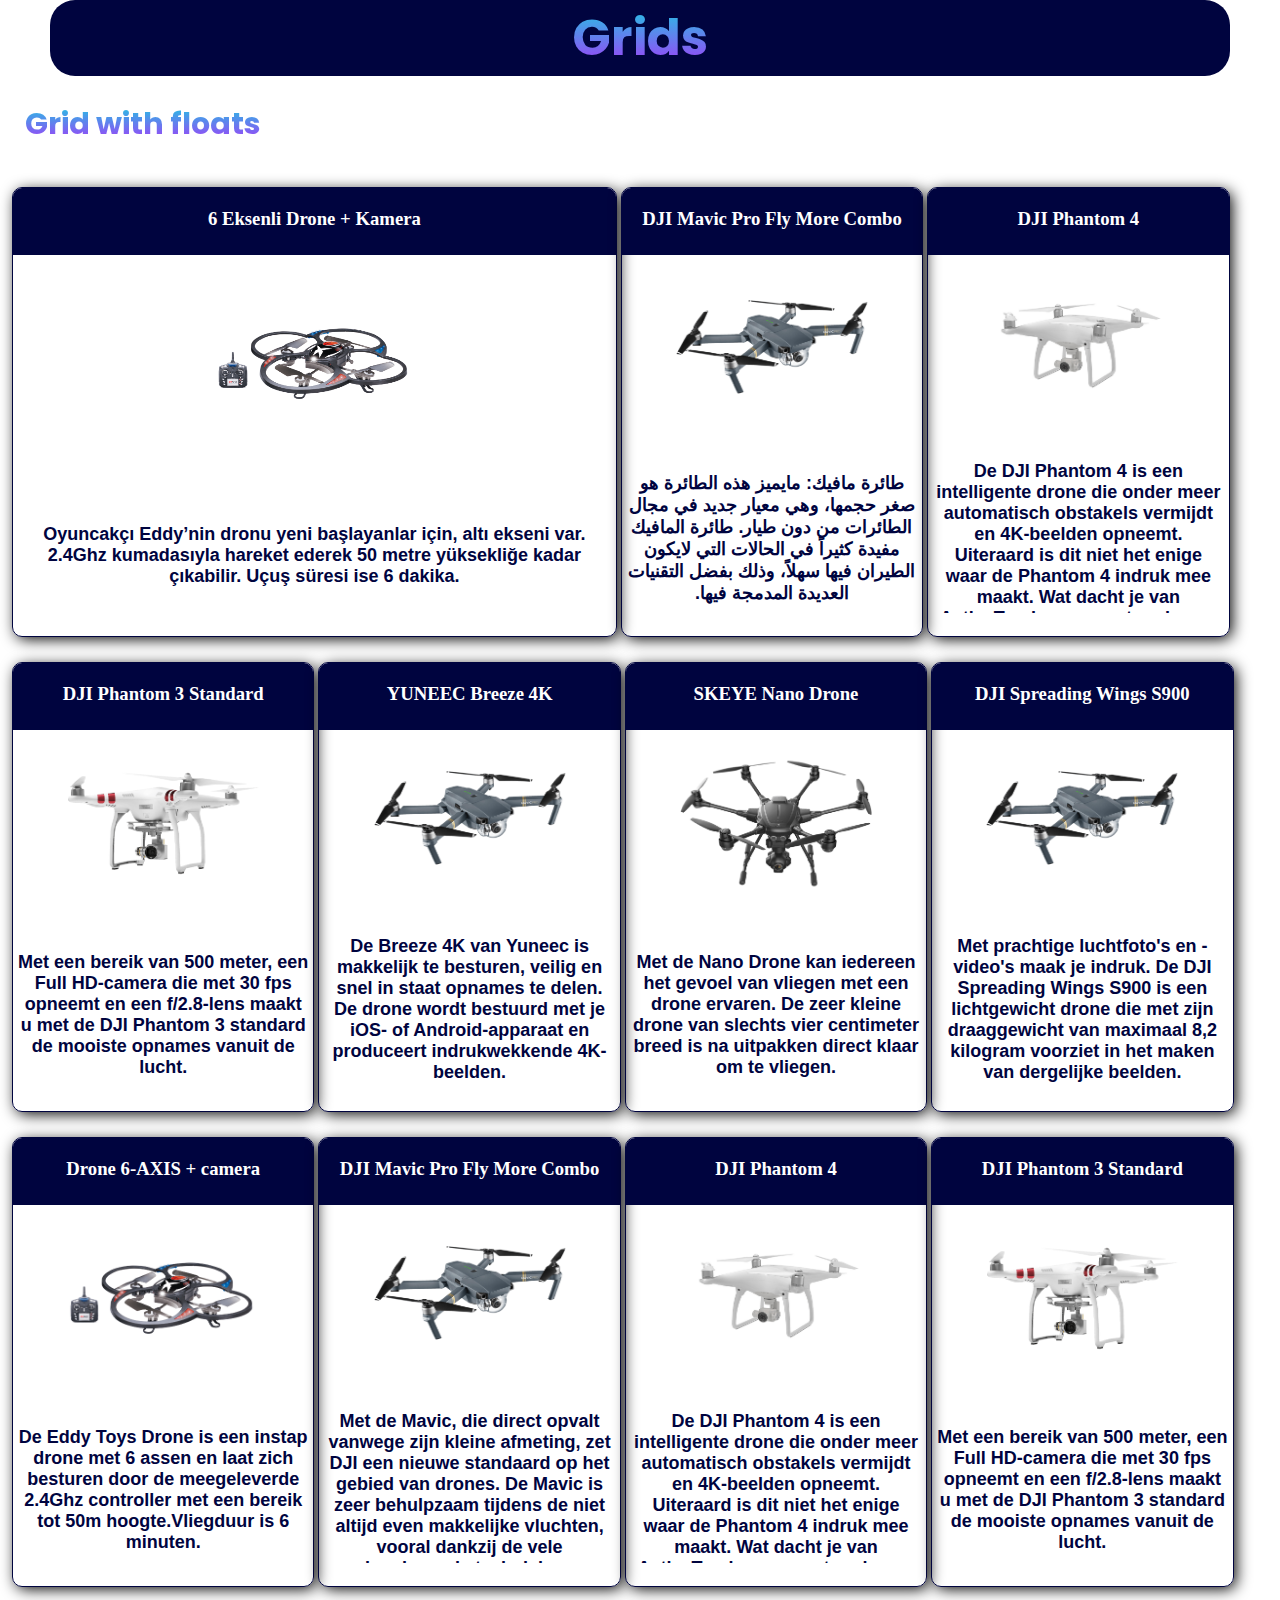
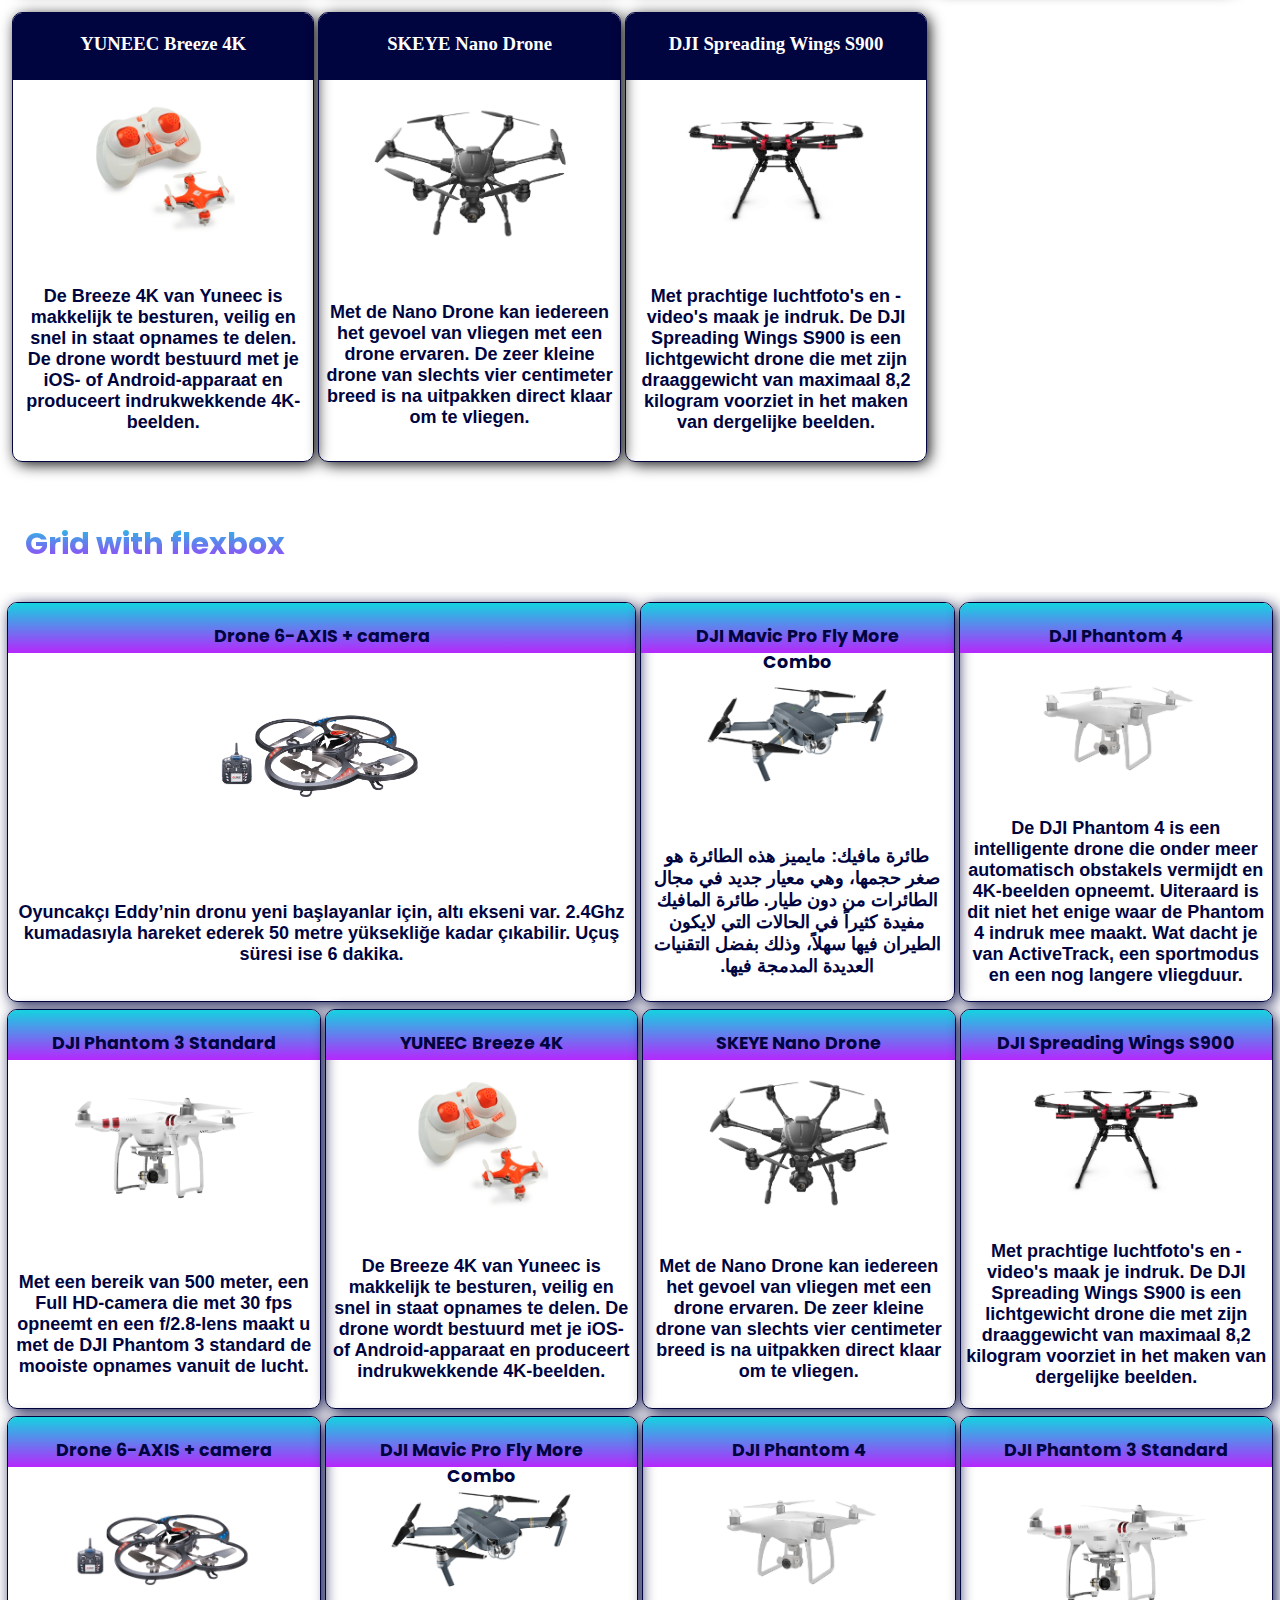
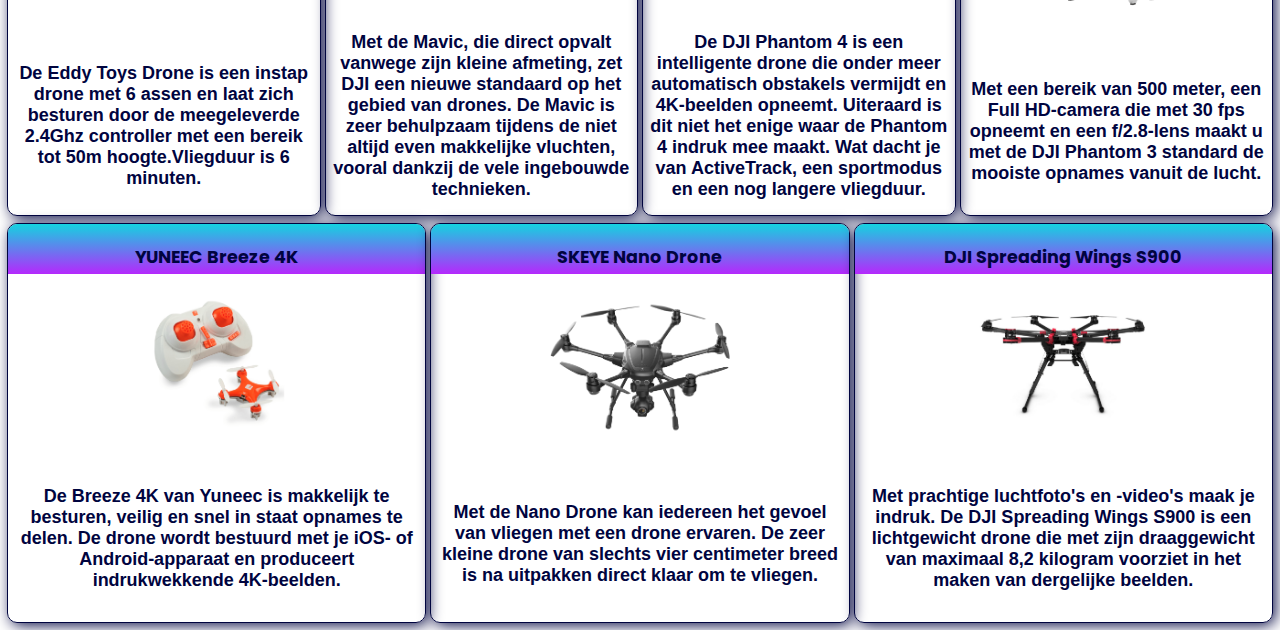
<file: Week2/Drones/index.html>
<!doctype html>
<html>
    <head>
        <meta charset="utf-8">
        <meta name="viewport" content="width=device-width, initial-scale=1.0">
        <title>Grids</title>
        <link rel="stylesheet" href="style.css">
        <link href="https://fonts.googleapis.com/css2?family=Poppins:wght@500&display=swap" rel="stylesheet">
    </head>
    <body>
        <header>
            <h1>Grids</h1>
        </header>
        <main>
            <section>
                <h2>Grid with floats</h2>
                <ul id="grid-floats">
                    <li class="grid-item">
                        <h3>6 Eksenli Drone + Kamera</h3>
                        <img src="images/drone1.png">
                        <p>Oyuncakçı Eddy’nin dronu yeni başlayanlar için, altı ekseni var. 2.4Ghz kumadasıyla hareket ederek 50 metre yüksekliğe kadar çıkabilir. Uçuş süresi ise 6 dakika.</p>
                    </li>
                    <li class="grid-item">
                        <h3>DJI Mavic Pro Fly More Combo</h3>
                        <img src="images/drone2.png">
                         <p dir="rtl">طائرة مافيك: مايميز هذه الطائرة هو صغر حجمها، وهي معيار جديد في مجال الطائرات من دون طيار. طائرة المافيك مفيدة كثيراً في الحالات التي لايكون الطيران فيها سهلاً، وذلك بفضل التقنيات العديدة المدمجة فيها.</p>
                    </li>
                    <li class="grid-item">
                        <h3>DJI Phantom 4</h3>
                        <img src="images/drone3.png">
                        <p>De DJI Phantom 4 is een intelligente drone die onder meer automatisch obstakels vermijdt en 4K-beelden opneemt. Uiteraard is dit niet het enige waar de Phantom 4 indruk mee maakt. Wat dacht je van ActiveTrack, een sportmodus en een nog langere vliegduur.</p>
                    </li>
                    <li class="grid-item">
                        <h3>DJI Phantom 3 Standard</h3>
                        <img src="images/drone4.png">
                        <p>Met een bereik van 500 meter, een Full HD-camera die met 30 fps opneemt en een f/2.8-lens maakt u met de DJI Phantom 3 standard de mooiste opnames vanuit de lucht.</p>
                    </li>
                    <li class="grid-item">
                        <h3>YUNEEC Breeze 4K</h3>
                        <img src="images/drone2.png">
                        <p>De Breeze 4K van Yuneec is makkelijk te besturen, veilig en snel in staat opnames te delen. De drone wordt bestuurd met je iOS- of Android-apparaat en produceert indrukwekkende 4K-beelden.</p>
                    </li>
                    <li class="grid-item">
                        <h3>SKEYE Nano Drone</h3>
                        <img src="images/drone6.png">
                        <p>Met de Nano Drone kan iedereen het gevoel van vliegen met een drone ervaren. De zeer kleine drone van slechts vier centimeter breed is na uitpakken direct klaar om te vliegen.</p>
                    </li>
                    <li class="grid-item">
                        <h3>DJI Spreading Wings S900</h3>
                        <img src="images/drone2.png">
                        <p>Met prachtige luchtfoto's en -video's maak je indruk. De DJI Spreading Wings S900 is een lichtgewicht drone die met zijn draaggewicht van maximaal 8,2 kilogram voorziet in het maken van dergelijke beelden.</p>
                    </li>
                    <li class="grid-item">
                        <h3>Drone 6-AXIS + camera</h3>
                        <img src="images/drone1.png">
                        <p>De Eddy Toys Drone is een instap drone met 6 assen en laat zich besturen door de meegeleverde 2.4Ghz controller met een bereik tot 50m hoogte.Vliegduur is 6 minuten.</p>
                    </li>
                    <li class="grid-item">
                        <h3>DJI Mavic Pro Fly More Combo</h3>
                        <img src="images/drone2.png">
                        <p>Met de Mavic, die direct opvalt vanwege zijn kleine afmeting, zet DJI een nieuwe standaard op het gebied van drones. De Mavic is zeer behulpzaam tijdens de niet altijd even makkelijke vluchten, vooral dankzij de vele ingebouwde technieken.</p>
                    </li>
                    <li class="grid-item">
                        <h3>DJI Phantom 4</h3>
                        <img src="images/drone3.png">
                        <p>De DJI Phantom 4 is een intelligente drone die onder meer automatisch obstakels vermijdt en 4K-beelden opneemt. Uiteraard is dit niet het enige waar de Phantom 4 indruk mee maakt. Wat dacht je van ActiveTrack, een sportmodus en een nog langere vliegduur.</p>
                    </li>
                    <li class="grid-item">
                        <h3>DJI Phantom 3 Standard</h3>
                        <img src="images/drone4.png">
                        <p>Met een bereik van 500 meter, een Full HD-camera die met 30 fps opneemt en een f/2.8-lens maakt u met de DJI Phantom 3 standard de mooiste opnames vanuit de lucht.</p>
                    </li>
                    <li class="grid-item">
                        <h3>YUNEEC Breeze 4K</h3>
                        <img src="images/drone5.png">
                        <p>De Breeze 4K van Yuneec is makkelijk te besturen, veilig en snel in staat opnames te delen. De drone wordt bestuurd met je iOS- of Android-apparaat en produceert indrukwekkende 4K-beelden.</p>
                    </li>
                    <li class="grid-item">
                        <h3>SKEYE Nano Drone</h3>
                        <img src="images/drone6.png">
                        <p>Met de Nano Drone kan iedereen het gevoel van vliegen met een drone ervaren. De zeer kleine drone van slechts vier centimeter breed is na uitpakken direct klaar om te vliegen.</p>
                    </li>
                    <li class="grid-item">
                        <h3>DJI Spreading Wings S900</h3>
                        <img src="images/drone7.png">
                        <p>Met prachtige luchtfoto's en -video's maak je indruk. De DJI Spreading Wings S900 is een lichtgewicht drone die met zijn draaggewicht van maximaal 8,2 kilogram voorziet in het maken van dergelijke beelden.</p>
                    </li>
                </ul>
                
            </section>
            <section>
                <h2>Grid with flexbox</h2>
                <ul id="grid-flex">
                    <li class="grid-item">
                        <h3>Drone 6-AXIS + camera</h3>
                        <img src="images/drone1.png">
                        <p>Oyuncakçı Eddy’nin dronu yeni başlayanlar için, altı ekseni var. 2.4Ghz kumadasıyla hareket ederek 50 metre yüksekliğe kadar çıkabilir. Uçuş süresi ise 6 dakika.</p>
                    </li>
                    <li class="grid-item">
                        <h3>DJI Mavic Pro Fly More Combo</h3>
                        <img src="images/drone2.png">
                         <p dir="rtl">طائرة مافيك: مايميز هذه الطائرة هو صغر حجمها، وهي معيار جديد في مجال الطائرات من دون طيار. طائرة المافيك مفيدة كثيراً في الحالات التي لايكون الطيران فيها سهلاً، وذلك بفضل التقنيات العديدة المدمجة فيها.</p>
                    </li>
                    <li class="grid-item">
                        <h3>DJI Phantom 4</h3>
                        <img src="images/drone3.png">
                        <p>De DJI Phantom 4 is een intelligente drone die onder meer automatisch obstakels vermijdt en 4K-beelden opneemt. Uiteraard is dit niet het enige waar de Phantom 4 indruk mee maakt. Wat dacht je van ActiveTrack, een sportmodus en een nog langere vliegduur.</p>
                    </li>
                    <li class="grid-item">
                        <h3>DJI Phantom 3 Standard</h3>
                        <img src="images/drone4.png">
                        <p>Met een bereik van 500 meter, een Full HD-camera die met 30 fps opneemt en een f/2.8-lens maakt u met de DJI Phantom 3 standard de mooiste opnames vanuit de lucht.</p>
                    </li>
                    <li class="grid-item">
                        <h3>YUNEEC Breeze 4K</h3>
                        <img src="images/drone5.png">
                        <p>De Breeze 4K van Yuneec is makkelijk te besturen, veilig en snel in staat opnames te delen. De drone wordt bestuurd met je iOS- of Android-apparaat en produceert indrukwekkende 4K-beelden.</p>
                    </li>
                    <li class="grid-item">
                        <h3>SKEYE Nano Drone</h3>
                        <img src="images/drone6.png">
                        <p>Met de Nano Drone kan iedereen het gevoel van vliegen met een drone ervaren. De zeer kleine drone van slechts vier centimeter breed is na uitpakken direct klaar om te vliegen.</p>
                    </li>
                    <li class="grid-item">
                        <h3>DJI Spreading Wings S900</h3>
                        <img src="images/drone7.png">
                        <p>Met prachtige luchtfoto's en -video's maak je indruk. De DJI Spreading Wings S900 is een lichtgewicht drone die met zijn draaggewicht van maximaal 8,2 kilogram voorziet in het maken van dergelijke beelden.</p>
                    </li>
                    <li class="grid-item">
                        <h3>Drone 6-AXIS + camera</h3>
                        <img src="images/drone1.png">
                        <p>De Eddy Toys Drone is een instap drone met 6 assen en laat zich besturen door de meegeleverde 2.4Ghz controller met een bereik tot 50m hoogte.Vliegduur is 6 minuten.</p>
                    </li>
                    <li class="grid-item">
                        <h3>DJI Mavic Pro Fly More Combo</h3>
                        <img src="images/drone2.png">
                        <p>Met de Mavic, die direct opvalt vanwege zijn kleine afmeting, zet DJI een nieuwe standaard op het gebied van drones. De Mavic is zeer behulpzaam tijdens de niet altijd even makkelijke vluchten, vooral dankzij de vele ingebouwde technieken.</p>
                    </li>
                    <li class="grid-item">
                        <h3>DJI Phantom 4</h3>
                        <img src="images/drone3.png">
                        <p>De DJI Phantom 4 is een intelligente drone die onder meer automatisch obstakels vermijdt en 4K-beelden opneemt. Uiteraard is dit niet het enige waar de Phantom 4 indruk mee maakt. Wat dacht je van ActiveTrack, een sportmodus en een nog langere vliegduur.</p>
                    </li>
                    <li class="grid-item">
                        <h3>DJI Phantom 3 Standard</h3>
                        <img src="images/drone4.png">
                        <p>Met een bereik van 500 meter, een Full HD-camera die met 30 fps opneemt en een f/2.8-lens maakt u met de DJI Phantom 3 standard de mooiste opnames vanuit de lucht.</p>
                    </li>
                    <li class="grid-item">
                        <h3>YUNEEC Breeze 4K</h3>
                        <img src="images/drone5.png">
                        <p>De Breeze 4K van Yuneec is makkelijk te besturen, veilig en snel in staat opnames te delen. De drone wordt bestuurd met je iOS- of Android-apparaat en produceert indrukwekkende 4K-beelden.</p>
                    </li>
                    <li class="grid-item">
                        <h3>SKEYE Nano Drone</h3>
                        <img src="images/drone6.png">
                        <p>Met de Nano Drone kan iedereen het gevoel van vliegen met een drone ervaren. De zeer kleine drone van slechts vier centimeter breed is na uitpakken direct klaar om te vliegen.</p>
                    </li>
                    <li class="grid-item">
                        <h3>DJI Spreading Wings S900</h3>
                        <img src="images/drone7.png">
                        <p>Met prachtige luchtfoto's en -video's maak je indruk. De DJI Spreading Wings S900 is een lichtgewicht drone die met zijn draaggewicht van maximaal 8,2 kilogram voorziet in het maken van dergelijke beelden.</p>
                    </li>
                </ul>
            </section>
        </main>
    </body>
</html>
</file>
<file: Week2/Drones/style.css>
* {
  box-sizing: border-box;
  margin: 0px;
}

@font-face {
  font-family: "Poppins";
  src: url(/Fonts/Poppins/Poppins-SemiBoldItalic.ttf);
}

body {
  background-color: white;
}

/* added the calc funtion to the width*/
header {
  width: calc(100% - 100px);
  background-color: rgb(0, 4, 63);
  margin: auto;
  text-align: center;
  border-radius: 25px 25px;
  animation: move-from-top 1.1s ease-in-out;
}

header h1 {
  color: white;
  font-size: 50px;
  background-image: linear-gradient(to top, rgb(181, 40, 252), #14d3e0);
  -webkit-background-clip: text;
  -webkit-text-fill-color: transparent;
  font-family: "Poppins";
  font-weight: bold;
}

/* styling the first main section with float */

section:first-child {
  width: 100%;
  display: inline-block;
}

section:first-child h2 {
  color: white;
  font-size: 30px;
  background-image: linear-gradient(to top, rgb(181, 40, 252), #14d3e0);
  -webkit-background-clip: text;
  -webkit-text-fill-color: transparent;
  font-family: "Poppins";
  font-weight: bold;
  margin: 25px 0px 25px 25px;
  animation: appear 2s ease-in-out;
}

#grid-floats {
  list-style: none;
  width: 100%;
  height: 50%;
  display: inline-block;
  padding: 10px;
}

section:first-child ul li {
  display: flex;
  flex-direction: column;
  justify-content: space-around;
  align-items: center;
  border: 1px solid rgb(0, 4, 63);
  border-radius: 10px 10px;
  margin: 5px 2px 2px 2px;
  height: 400px;
  position: relative;
  overflow: hidden;
  box-shadow: 3px 3px 15px -1px;
  animation: appear 1.3s ease-in-out;
}

img {
  width: 12em;
  margin-top: 45px;
  cursor: pointer;
}

img:hover {
  transform: scale(1.2, 1.1);
  border: 1px solid black;
  border-radius: 50%;
  width: 65%;
  margin-top: 65px;
  transform: rotateY(180deg);
  transition: transform ease-in-out 1s;
  box-shadow: 1px 1px 12px rgb(0, 4, 63);
}

section:first-child h3 {
  width: 100%;
  height: 50px;
  text-align: center;
  color: white;
  position: absolute;
  top: 0px;
  left: 0px;
  font-weight: bold;
  background-color: rgb(0, 4, 63);
  display: inline-block;
  margin-top: 0px;
  padding: 20px;
}

#grid-floats p {
  font-family: "Franklin Gothic Medium", "Arial Narrow", Arial, sans-serif;
  color: rgb(0, 4, 63);
  text-align: center;
  font-size: 18px;
  font-weight: bold;
  overflow: auto;
  padding: 5px;
}

section:first-child ul li:nth-child(1) {
  animation: move-from-left 1s ease-out;
}

section:first-child ul li:nth-child(2) {
  animation: move-from-right 0.8s ease-out;
}

section:first-child ul li:nth-child(3) {
  animation: move-from-left 1.1s ease-out;
}

section:first-child ul li:nth-child(4) {
  animation: move-from-left 1.3s ease-out;
}
section:first-child ul li:nth-child(5) {
  animation: move-from-right 1s ease-out;
}

section:first-child ul li:nth-child(6) {
  animation: move-from-left 1.2s ease-out;
}

section:first-child ul li:nth-child(8) {
  animation: move-from-right 1.3s ease-out;
}

section:first-child ul li:nth-child(9) {
  animation: move-from-left 1.4s ease-out;
}

section:first-child ul li:nth-child(11) {
  animation: move-from-right 1.5s ease-out;
}

section:first-child ul li:nth-child(12) {
  animation: move-from-left 1.6s ease-out;
}

section:first-child ul li:nth-child(14) {
  animation: move-from-right 1.8s ease-out;
}

/* styling the last main section with flex */
section:last-child {
  width: 100%;
  display: inline-block;
}

section:last-child h2 {
  color: white;
  font-size: 30px;
  background-image: linear-gradient(to top, rgb(181, 40, 252), #14d3e0);
  -webkit-background-clip: text;
  -webkit-text-fill-color: transparent;
  font-family: "Poppins";
  font-weight: bold;
  margin: 25px 0px 25px 25px;
}

#grid-flex {
  width: 100%;
  height: 50%;
  display: flex;
  flex-direction: row;
  justify-content: space-around;
  flex-wrap: wrap;
  list-style: none;
}

#grid-flex {
  font-family: "Poppins";
  color: rgb(0, 4, 63);
  text-align: center;
  font-size: 15px;
  overflow: auto;
  padding: 5px;
}

section:last-child ul li {
  display: flex;
  flex-direction: column;
  align-items: center;
  position: relative;
  margin: 5px;
  justify-content: space-around;
  align-items: center;
  height: 10%;
  border: 1px solid rgb(0, 4, 63);
  border-radius: 10px 10px;
  margin: 5px 2px 2px 2px;
  height: 400px;
  overflow: hidden;
  box-shadow: 3px 3px 15px -1px;
  animation: appear 1.8s ease-in-out;
}

section:last-child h3 {
  width: 100%;
  height: 50px;
  text-align: center;
  color: rgb(0, 4, 63);
  position: absolute;
  top: 0px;
  left: 0px;
  font-weight: bold;
  background-image: linear-gradient(to top, rgb(181, 40, 252), #14d3e0);
  display: inline-block;
  margin-top: 0px;
  padding: 20px;
}

#grid-flex p {
  font-family: "Franklin Gothic Medium", "Arial Narrow", Arial, sans-serif;
  color: rgb(0, 4, 63);
  text-align: center;
  font-size: 18px;
  font-weight: bold;
  overflow: auto;
  padding: 5px;
}

/* media query for small screen from 320px to 600px */

@media only screen and (min-width: 320px) and (max-width: 600px) {
  header {
    width: 100%;
    border: none;
    border-radius: 0px 0px;
  }

  #grid-floats li {
    width: 100%;
    margin-bottom: 20px;
  }

  img {
    width: 50%;
    height: 50%;
    margin-top: 55px;
    cursor: pointer;
  }

  section:first-child h3 {
    padding: 12px;
  }

  #grid-flex {
    flex-direction: column;
    justify-content: center;
    align-items: center;
  }

  #grid-flex li {
    width: 100%;
    margin-bottom: 20px;
  }
}

/* media query for tablets screen from 600px to 1024px */

@media only screen and (min-width: 601px) and (max-width: 1024px) {
  header {
    width: 100%;
    border: none;
    border-radius: 0px 0px;
  }
  #grid-floats li {
    width: 32%;
    margin-bottom: 20px;
    height: 450px;
    float: left;
  }

  #grid-floats li:nth-child(1) {
    width: 52%;
    margin-bottom: 20px;
  }

  #grid-floats li:nth-child(2) {
    width: 42%;
    margin-bottom: 20px;
  }

  #grid-floats li h3 {
    padding: 8px;
    padding-top: 15px;
    font-size: 15px;
  }

  #grid-floats li p {
    font-size: 15px;
  }

  img {
    height: 30%;
  }

  #grid-flex li {
    margin-bottom: 20px;
    height: 450px;
  }

  #grid-flex li h3 {
    padding: 8px;
    font-size: 15px;
  }
}

/* media query for big screen more than 1024px */

@media only screen and (min-width: 1025px) {
  #grid-floats li {
    width: 24%;
    margin-bottom: 20px;
    height: 450px;
  }

  #grid-floats li:nth-child(1) {
    width: 48%;
    margin-bottom: 20px;
    float: left;
  }
  #grid-floats li {
    width: 24%;
    float: left;
  }

  #grid-floats img {
    height: 30%;
    margin-top: 65px;
  }
  #grid-floats p {
    max-height: 35%;
  }

  #grid-floats li h3 {
    height: 15%;
  }

  #grid-floats li:nth-child(1) img {
    width: 33%;
  }

  #grid-flex li:nth-child(1) {
    width: 48%;
    flex-grow: 2;
  }

  #grid-flex li:nth-child(14) {
  }

  #grid-flex li {
    width: 24%;
    flex-grow: 1;
  }
  #grid-flex li:nth-child(1) img {
    width: 33%;
  }
}

/* animation for the products container */

@keyframes appear {
  0% {
    opacity: 0;
    transform: rotateY(180deg) scale(0.5) translateX(-500px);
  }

  100% {
    opacity: 1;
    transform: rotateY(0deg) scale(1) translateX(0px);
  }
}

@keyframes move-from-left {
  0% {
    transform: translateX(-620px) scale(0.1);

    opacity: 0;
  }

  50% {
    opacity: 0.7;
  }

  100% {
    transform: translateX(0px);
    transform: scale(1);
    opacity: 1;
  }
}

@keyframes move-from-right {
  0% {
    transform: translateX(620px);
    opacity: 0;
  }
  50% {
    opacity: 0.3;
  }

  100% {
    transform: translateX(0px);
    opacity: 1;
  }
}

@keyframes move-from-top {
  0% {
    transform: translateY(-100px);
    background-color: rgb(139, 203, 255);
  }

  40% {
    background-color: rgb(67, 148, 214);
  }

  100% {
    transform: translateY(0px);
    background-color: rgb(0, 4, 63);
  }
}
</file>
